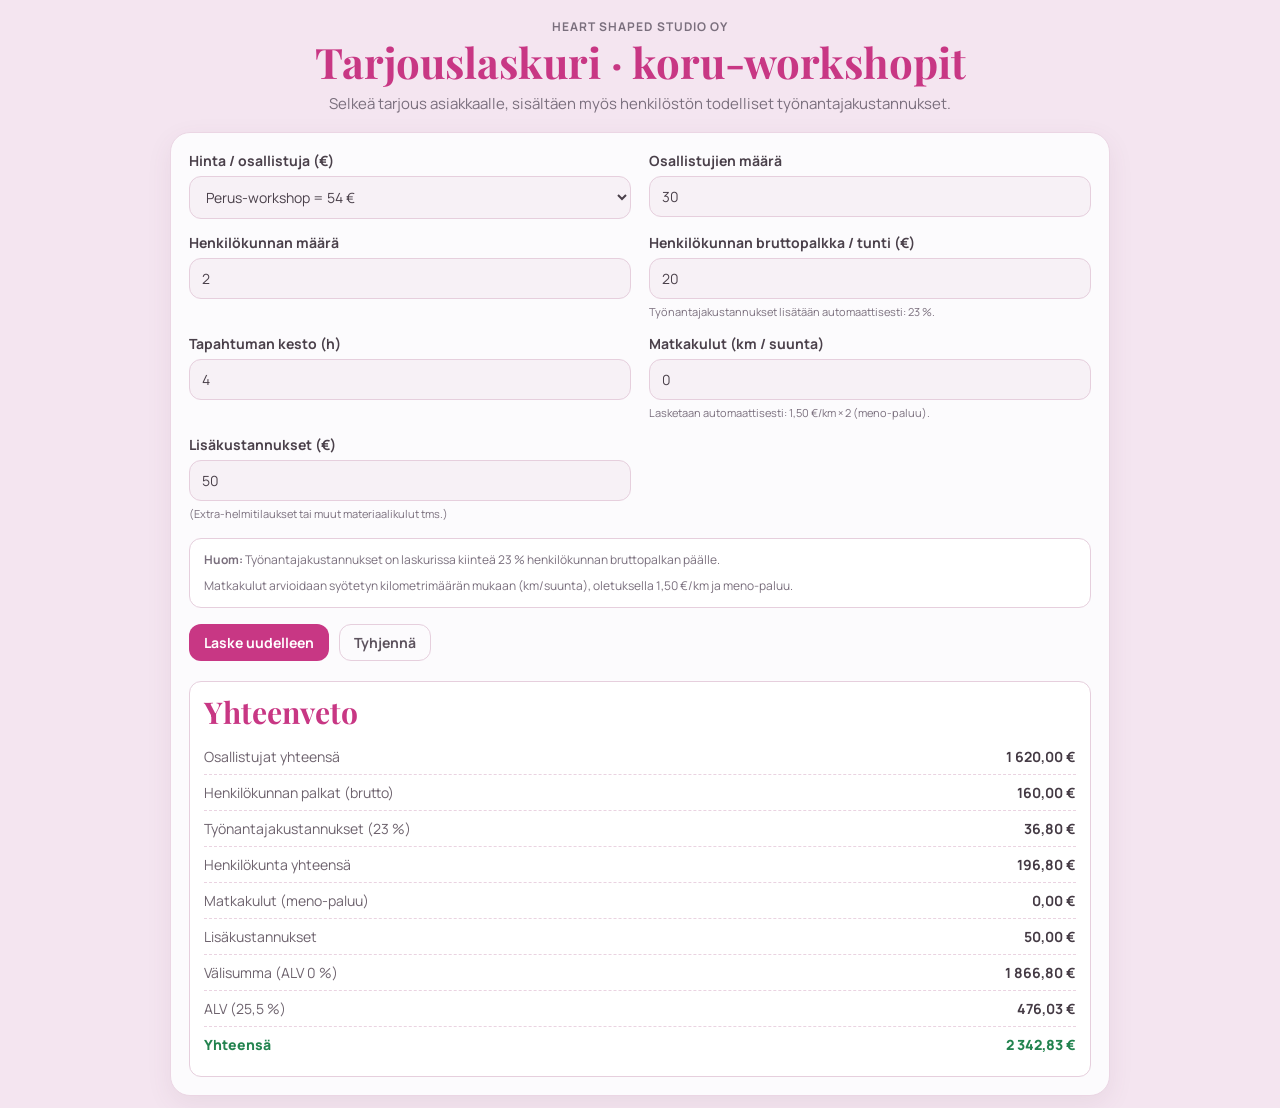
<file: index.html>
<!DOCTYPE html>
<html lang="fi">
<head>
  <meta charset="UTF-8" />
  <meta name="viewport" content="width=device-width, initial-scale=1.0" />
  <title>Heart Shaped Studio - Tarjouslaskuri</title>
  <link rel="preconnect" href="https://fonts.googleapis.com" />
  <link rel="preconnect" href="https://fonts.gstatic.com" crossorigin />
  <link href="https://fonts.googleapis.com/css2?family=Manrope:wght@400;500;600;700&family=Playfair+Display:wght@600;700&display=swap" rel="stylesheet" />
  <link rel="stylesheet" href="style.css" />
</head>
<body>
  <main class="page">
    <p class="eyebrow">HEART SHAPED STUDIO OY</p>
    <h1>Tarjouslaskuri · koru-workshopit</h1>
    <p class="lead">Selkeä tarjous asiakkaalle, sisältäen myös henkilöstön todelliset työnantajakustannukset.</p>

    <section class="card">
      <form id="calculatorForm" novalidate>
        <div class="field-grid">
          <label class="field">
            <span>Hinta / osallistuja (€)</span>
            <select id="pricingModel">
              <option value="54">Perus-workshop = 54 €</option>
              <option value="38">Rannekoru + sormus -workshop = 38 € / henkilö</option>
              <option value="custom">Hinta per osallistuja (oma)</option>
            </select>
            <input
              type="number"
              id="customPricePerParticipant"
              class="is-hidden"
              min="0"
              step="0.01"
              placeholder="Kirjoita oma hinta € / osallistuja"
            />
          </label>

          <label class="field">
            <span>Osallistujien määrä</span>
            <input type="number" id="participants" min="0" step="1" value="30" />
          </label>

          <label class="field">
            <span>Henkilökunnan määrä</span>
            <input type="number" id="staffCount" min="0" step="1" value="2" />
          </label>

          <label class="field">
            <span>Henkilökunnan bruttopalkka / tunti (€)</span>
            <input type="number" id="staffHourly" min="0" step="0.01" value="20" />
            <small class="inline-help">Työnantajakustannukset lisätään automaattisesti: 23 %.</small>
          </label>

          <label class="field">
            <span>Tapahtuman kesto (h)</span>
            <input type="number" id="durationHours" min="0" step="0.25" value="4" />
          </label>

          <label class="field">
            <span>Matkakulut (km / suunta)</span>
            <input type="number" id="travelKmOneWay" min="0" step="0.1" value="0" />
            <small class="inline-help">Lasketaan automaattisesti: 1,50 €/km × 2 (meno-paluu).</small>
          </label>

          <label class="field">
            <span>Lisäkustannukset (€)</span>
            <input type="number" id="extraCosts" min="0" step="0.01" value="50" />
            <small class="inline-help">(Extra-helmitilaukset tai muut materiaalikulut tms.)</small>
          </label>
        </div>

        <aside class="note">
          <p><strong>Huom:</strong> Työnantajakustannukset on laskurissa kiinteä 23 % henkilökunnan bruttopalkan päälle.</p>
          <p>Matkakulut arvioidaan syötetyn kilometrimäärän mukaan (km/suunta), oletuksella 1,50 €/km ja meno-paluu.</p>
        </aside>

        <div class="actions">
          <button id="calculateBtn" type="submit" class="btn btn-primary">Laske tarjous</button>
          <button id="resetBtn" type="button" class="btn btn-ghost">Tyhjennä</button>
        </div>
      </form>

      <section class="summary" aria-live="polite">
        <h2>Yhteenveto</h2>

        <div class="summary-row"><span>Osallistujat yhteensä</span><strong id="participantsTotal">-</strong></div>
        <div class="summary-row"><span>Henkilökunnan palkat (brutto)</span><strong id="staffGross">-</strong></div>
        <div class="summary-row"><span>Työnantajakustannukset (23 %)</span><strong id="employerCosts">-</strong></div>
        <div class="summary-row"><span>Henkilökunta yhteensä</span><strong id="staffTotal">-</strong></div>
        <div class="summary-row"><span>Matkakulut (meno-paluu)</span><strong id="travelTotal">-</strong></div>
        <div class="summary-row"><span>Lisäkustannukset</span><strong id="extrasTotal">-</strong></div>
        <div class="summary-row"><span>Välisumma (ALV 0 %)</span><strong id="subtotal">-</strong></div>
        <div class="summary-row"><span>ALV (25,5 %)</span><strong id="vat">-</strong></div>
        <div class="summary-row total"><span>Yhteensä</span><strong id="total">-</strong></div>
      </section>
    </section>
  </main>

  <script src="script.js"></script>
</body>
</html>
</file>
<file: style.css>
:root {
  --bg: #f4e5f0;
  --surface: #fcfbfd;
  --surface-border: #ebd6e4;
  --input-bg: #f7f1f6;
  --input-border: #e6cfdd;
  --text: #4a404a;
  --muted: #7a6f7d;
  --accent: #c83784;
  --accent-dark: #ab2a6e;
  --total: #23834f;
}

* {
  box-sizing: border-box;
}

body {
  margin: 0;
  padding: 12px;
  background: var(--bg);
  color: var(--text);
  font-family: "Manrope", sans-serif;
}

.page {
  max-width: 940px;
  margin: 0 auto;
}

.eyebrow {
  margin: 6px 0 4px;
  text-align: center;
  font-size: 12px;
  letter-spacing: 0.09em;
  color: var(--muted);
  font-weight: 700;
}

h1 {
  margin: 0;
  text-align: center;
  color: var(--accent);
  font-family: "Playfair Display", serif;
  font-size: clamp(30px, 4.2vw, 42px);
  line-height: 1.1;
}

.lead {
  margin: 8px auto 18px;
  max-width: 760px;
  text-align: center;
  color: var(--muted);
  font-size: 15px;
}

.card {
  background: var(--surface);
  border: 1px solid var(--surface-border);
  border-radius: 20px;
  box-shadow: 0 8px 26px rgba(105, 65, 89, 0.08);
  padding: 18px;
}

.field-grid {
  display: grid;
  grid-template-columns: repeat(2, minmax(0, 1fr));
  gap: 14px 18px;
}

.field {
  display: flex;
  flex-direction: column;
  gap: 6px;
}

.field span {
  font-size: 14px;
  font-weight: 700;
}

input,
select {
  width: 100%;
  border: 1px solid var(--input-border);
  background: var(--input-bg);
  border-radius: 12px;
  padding: 10px 12px;
  font-size: 14px;
  font-family: "Manrope", sans-serif;
  color: var(--text);
}

select {
  cursor: pointer;
}

input:focus,
select:focus {
  outline: none;
  border-color: var(--accent);
  box-shadow: 0 0 0 3px rgba(200, 55, 132, 0.15);
}

.inline-help {
  font-size: 11px;
  line-height: 1.35;
  color: var(--muted);
}

.is-hidden {
  display: none;
}

.note {
  margin-top: 16px;
  border: 1px solid var(--input-border);
  border-radius: 12px;
  background: #fff;
  padding: 12px 14px;
}

.note p {
  margin: 0;
  font-size: 12px;
  line-height: 1.5;
  color: var(--muted);
}

.note p + p {
  margin-top: 8px;
}

.actions {
  display: flex;
  flex-wrap: wrap;
  gap: 10px;
  margin-top: 16px;
}

.btn {
  border: 1px solid transparent;
  border-radius: 12px;
  padding: 8px 14px;
  font-family: "Manrope", sans-serif;
  font-size: 14px;
  font-weight: 700;
  cursor: pointer;
  transition: 0.18s ease;
}

.btn:hover {
  transform: translateY(-1px);
}

.btn-primary {
  background: var(--accent);
  color: #fff;
}

.btn-primary:hover {
  background: var(--accent-dark);
}

.btn-ghost {
  background: transparent;
  border-color: var(--input-border);
  color: #5d535e;
}

.btn-ghost:hover {
  background: #f3edf2;
}

.summary {
  margin-top: 20px;
  border: 1px solid var(--input-border);
  border-radius: 12px;
  background: #fff;
  padding: 14px;
}

.summary h2 {
  margin: 0 0 10px;
  font-size: 30px;
  line-height: 1.1;
  font-family: "Playfair Display", serif;
  color: var(--accent);
}

.summary-row {
  display: flex;
  justify-content: space-between;
  align-items: center;
  gap: 12px;
  padding: 8px 0;
  border-bottom: 1px dashed #ead3e1;
}

.summary-row span {
  font-size: 14px;
  color: #6d626d;
}

.summary-row strong {
  font-size: 14px;
  color: #443a44;
  font-weight: 700;
  white-space: nowrap;
}

.summary-row.total {
  border-bottom: none;
}

.summary-row.total span,
.summary-row.total strong {
  color: var(--total);
  font-weight: 800;
}

@media (max-width: 860px) {
  body {
    padding: 16px;
  }

  .field-grid {
    grid-template-columns: 1fr;
  }

  h1 {
    font-size: clamp(32px, 8vw, 48px);
  }

  .lead {
    font-size: 14px;
  }

  .field span,
  input,
  select,
  .btn,
  .note p,
  .summary-row span,
  .summary-row strong {
    font-size: 13px;
  }

  .summary h2,
  .eyebrow {
    font-size: 20px;
  }
}

body.embed {
  padding: 0;
  background: transparent;
}

body.embed .page {
  max-width: 980px;
  margin: 0 auto;
}

body.embed .eyebrow,
body.embed h1,
body.embed .lead {
  display: none;
}

body.embed .card {
  box-shadow: none;
  border-radius: 14px;
  padding: 14px;
}

@media print {
  body {
    background: #fff;
    padding: 0;
  }

  .page {
    max-width: none;
  }

  .actions {
    display: none;
  }

  .card {
    border: none;
    box-shadow: none;
    padding: 0;
  }
}
</file>
